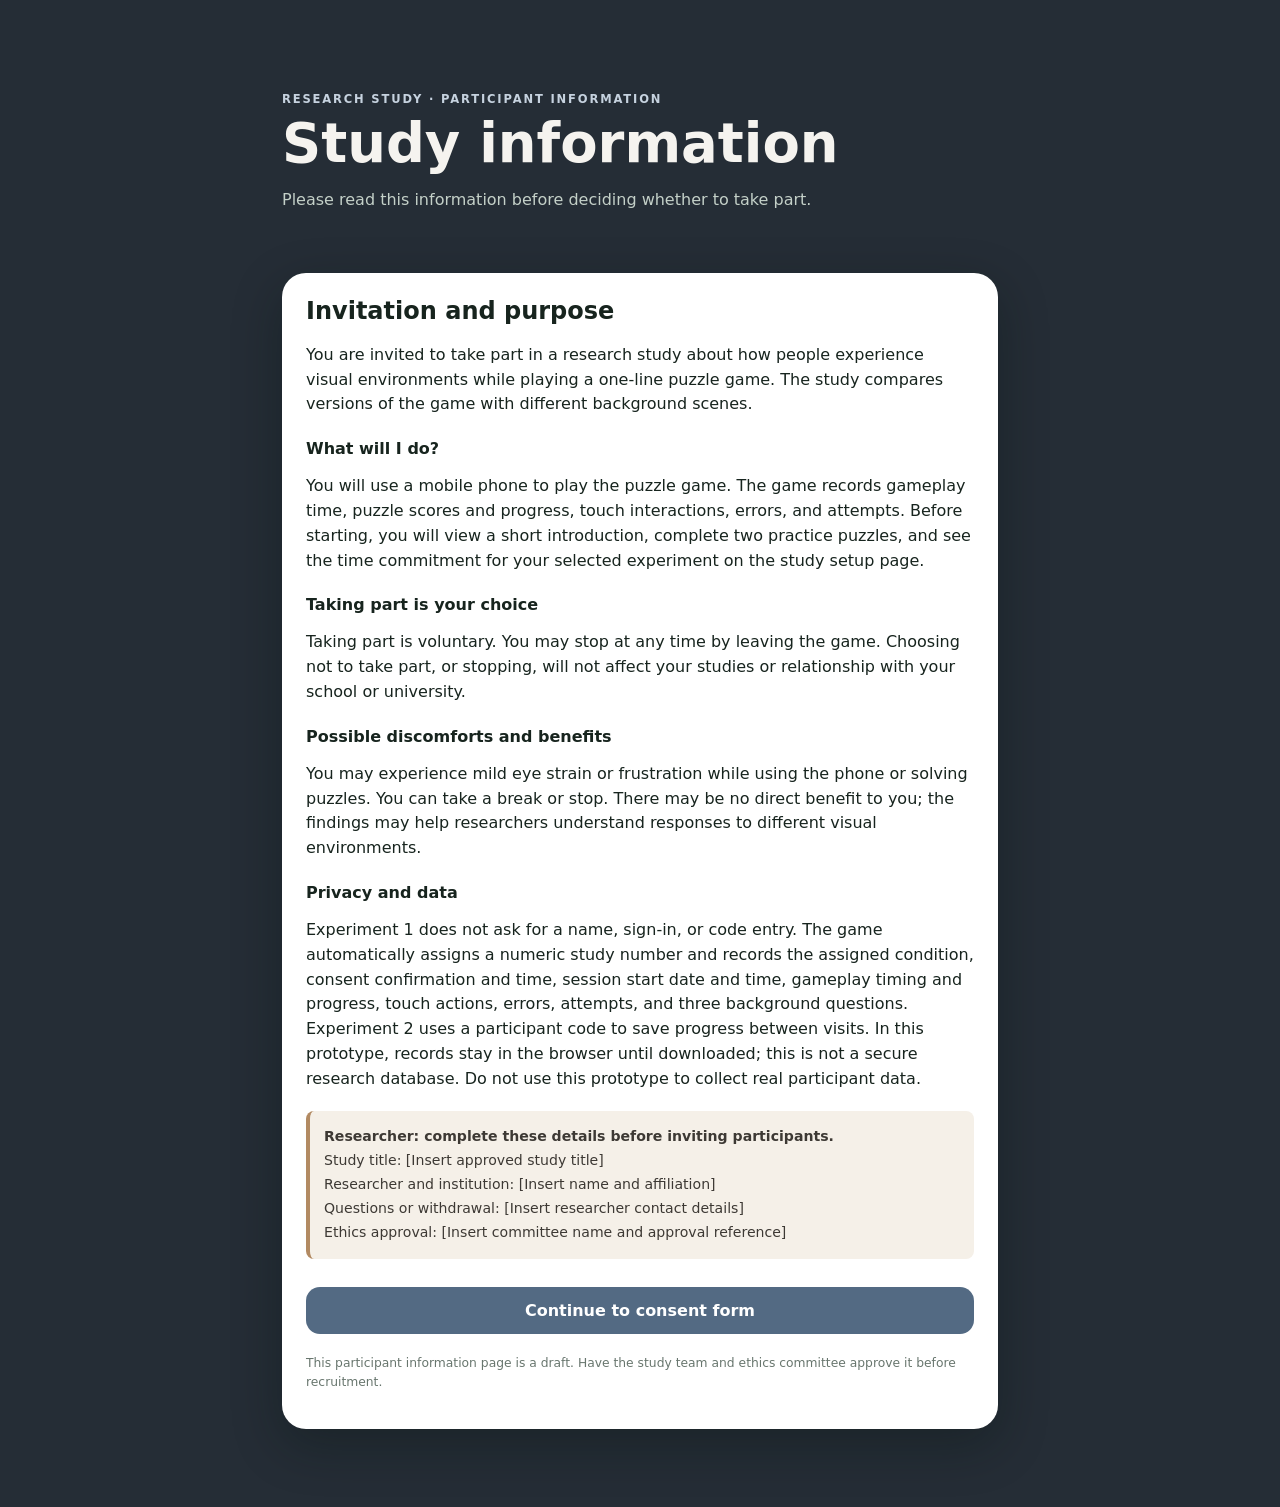
<file: index.html>
<!doctype html>
<html lang="en">
<head>
  <meta charset="utf-8"><meta name="viewport" content="width=device-width,initial-scale=1,maximum-scale=1,user-scalable=no,viewport-fit=cover">
  <meta name="theme-color" content="#10231e"><title>Canopy Paths · Research prototype</title><link rel="stylesheet" href="styles.css">
</head><body>
<main id="app">
  <section id="welcome" class="screen">
    <header><span class="eyebrow">RESEARCH STUDY · PARTICIPANT INFORMATION</span><h1>Study information</h1><p>Please read this information before deciding whether to take part.</p></header>
    <div class="panel consent-panel">
      <h2>Invitation and purpose</h2><p>You are invited to take part in a research study about how people experience visual environments while playing a one-line puzzle game. The study compares versions of the game with different background scenes.</p>
      <h3>What will I do?</h3><p>You will use a mobile phone to play the puzzle game. The game records gameplay time, puzzle scores and progress, touch interactions, errors, and attempts. Before starting, you will view a short introduction, complete two practice puzzles, and see the time commitment for your selected experiment on the study setup page.</p>
      <h3>Taking part is your choice</h3><p>Taking part is voluntary. You may stop at any time by leaving the game. Choosing not to take part, or stopping, will not affect your studies or relationship with your school or university.</p>
      <h3>Possible discomforts and benefits</h3><p>You may experience mild eye strain or frustration while using the phone or solving puzzles. You can take a break or stop. There may be no direct benefit to you; the findings may help researchers understand responses to different visual environments.</p>
      <h3>Privacy and data</h3><p>Experiment 1 does not ask for a name, sign-in, or code entry. The game automatically assigns a numeric study number and records the assigned condition, consent confirmation and time, session start date and time, gameplay timing and progress, touch actions, errors, attempts, and three background questions. Experiment 2 uses a participant code to save progress between visits. In this prototype, records stay in the browser until downloaded; this is not a secure research database. Do not use this prototype to collect real participant data.</p>
      <div class="ethics-placeholder"><strong>Researcher: complete these details before inviting participants.</strong><br>Study title: [Insert approved study title]<br>Researcher and institution: [Insert name and affiliation]<br>Questions or withdrawal: [Insert researcher contact details]<br>Ethics approval: [Insert committee name and approval reference]</div>
      <button id="continueToConsent" class="primary">Continue to consent form</button>
      <p class="small">This participant information page is a draft. Have the study team and ethics committee approve it before recruitment.</p>
    </div>
  </section>
  <section id="consentPage" class="screen hidden">
    <header><span class="eyebrow">RESEARCH STUDY · CONSENT</span><h1>Consent form</h1><p>Your choice is voluntary. Please select one option.</p></header>
    <div class="panel consent-panel">
      <h2>Consent to take part</h2><p>I confirm that I have read the study information, understand that I may stop at any time, and have had the opportunity to consider whether I want to participate.</p>
      <label class="consent-choice"><input type="radio" id="consent" name="consentChoice" value="agree"><span>I agree to take part in this study.</span></label>
      <label class="consent-choice"><input type="radio" id="consentDecline" name="consentChoice" value="decline"><span>I do not agree to take part.</span></label>
      <p id="consentStatus" class="small" aria-live="polite"></p>
      <button id="continueToSetup" class="primary" disabled>Continue to introduction slides</button>
      <button id="backToInfo" class="secondary" type="button">Back to study information</button>
      <p class="small">This consent form is a draft. Use it only after the approved wording and contact details have been added.</p>
    </div>
  </section>
  <section id="guideSlides" class="screen hidden tutorial-screen">
    <div class="tutorial-card"><div class="slide-count" id="slideCount">Slide 1 of 4</div><img id="guideImage" src="assets/tutorial/intro-01.gif" alt="Path Filler Game introduction slide"><div class="guide-actions"><button id="previousGuideSlide" class="secondary" type="button">Back</button><button id="nextGuideSlide" class="primary" type="button">Next</button></div></div>
  </section>
  <section id="practiceScreen" class="screen hidden tutorial-screen">
    <div class="practice-card">
      <span class="eyebrow" id="practiceCount">PRACTICE 1 OF 2</span><h1>Try a practice path</h1><p id="practiceInstruction">Start at S, trace through every square, and finish at E.</p>
      <div id="practiceGrid" class="practice-grid" aria-label="Practice path puzzle"></div>
      <p id="practiceProgress" class="practice-feedback" aria-live="polite">0 / 4 squares</p><div id="practiceSuccess" class="practice-success hidden" role="status" aria-live="assertive">WELL DONE!</div><p id="practiceHint" class="small" aria-live="polite">Touch S and drag through adjacent squares to E.</p>
      <div class="practice-actions"><button id="practiceReset" class="secondary" type="button">Reset</button><button id="practiceNext" class="primary" type="button" disabled>Next practice</button></div>
    </div>
  </section>
  <section id="pauseIntro" class="screen hidden tutorial-screen">
    <div class="pause-intro-card"><span class="eyebrow">BEFORE YOU BEGIN</span><h1>If you need a pause</h1><p>If a problem interrupts you, tap <strong>Pause</strong>. The screen will go black and your game timer will stop. Tap <strong>Resume</strong> when you are ready.</p><p>If everything is okay, please continue playing.</p><button id="pauseIntroContinue" class="primary" type="button">Continue</button></div>
  </section>
  <section id="practiceDecision" class="screen hidden tutorial-screen">
    <div class="pause-intro-card"><span class="eyebrow">PRACTICE COMPLETE</span><h1>Ready to begin?</h1><p>Would you like to practise again, or start the study?</p><div class="practice-choice-actions"><button id="practiceAgainChoice" class="secondary" type="button">Practise again</button><button id="practiceStartChoice" class="primary" type="button">Start</button></div></div>
  </section>
  <section id="setup" class="screen hidden">
    <header><span class="eyebrow">RESEARCH GAME · PROTOTYPE</span><h1>Canopy Paths</h1><p>Trace a continuous path through every green square.</p></header>
    <div class="panel"><h2>Study session setup</h2>
      <label>Experiment stage<select id="studyMode"><option value="all">Experiment 1 · Levels 1–20, timed by stage</option><option value="daily">Experiment 2 · Levels 1–20, timed by stage, up to 14 days</option><option id="testModeOption" value="test" hidden>Researcher test · no timer, record stage times</option></select></label>
      <label id="researchModeRow" class="hidden">Research mode<select id="researchMode"><option value="researcher">Research view · condition switching allowed</option><option value="participant">Participant view · assigned background locked</option></select></label><div id="researcherConditionTools" class="hidden"><label id="conditionSelectRow">Study condition<select id="conditionGroup"><option value="green-green">Green path + green story</option><option value="nongreen-nongreen">City path + city story</option><option value="green-nongreen">Green path + city story</option><option value="nongreen-green">City path + green story</option></select></label><p class="small">Research view can preview all four combinations. Participant view locks the assigned combination. Balanced assignment across participants requires the study server.</p></div>
      <p class="small">Levels 1–5 form one stop and one mission with a shared 3-minute visible-time limit. Story slides show once at the start; finishing the five levels goes to unused extra paths or the next stop. Extra paths have no story slides. Levels 6–10 each have a 2-minute stage; Levels 11–20 each have a 3-minute stage. Each has its own stop story; extra paths use the same background and never repeat for a participant. When a stage timer expires, the current puzzle is recorded unfinished and play continues. Experiment 1 needs no participant code. Experiment 2 saves progress and remaining stage time across the 14-day window; use the same participant code and browser on the same phone.</p>
      <label id="participantCodeRow">Participant code <input id="participant" maxlength="40" placeholder="e.g. P-001"></label>
      <label>Phone brightness confirmation<select id="brightnessCheck" required><option value="" selected disabled>Choose yes or no</option><option value="yes">Yes — my phone brightness is set between 60% and 80%</option><option value="no">No</option></select></label><p class="small" id="brightnessAdvice">Please set your phone brightness to 60–80% before each visit. This is self-reported; the game cannot read or verify your phone’s brightness setting.</p>
      <button id="start" class="primary">Start session</button><p class="small">Prototype mode stores events only in this browser. Do not collect real participant data with this build.</p>
      <button id="reviewInfo" class="secondary">Back to consent form</button>
    </div>
    <details class="panel"><summary>Matched scene pairs</summary><p>Four pairs are loaded from eight images: Pair 1 is the table/vase scene; Pair 2 is the arched plant wall; Pair 3 is the greenhouse arch; Pair 4 pairs the leafy wall with a simplified neutral wall and pottery image. Each pair appears in the same five level slots in both conditions. Every participant sees the assigned version of each pair five times across Levels 1–20.</p><p>To replace images, update the pair paths in <code>config.js</code> and keep the green/non-green counterparts in the same pair. The pair schedule in <code>stimulusPairOrder</code> has 20 entries and should contain each pair ID exactly five times.</p><p class="small">Participant condition allocation must be randomized securely by the deployed study server. Set fixed brightness equally for both conditions.</p></details>
  </section>
  <section id="conditionSlides" class="screen hidden tutorial-screen">
    <div class="tutorial-card"><div class="slide-count" id="conditionSlideCount">Slide 1 of 2</div><div id="conditionSlideProgress" class="condition-slide-progress hidden" role="progressbar" aria-label="Story slide progress"><div class="condition-slide-progress-fill"></div></div><img id="conditionGuideImage" src="assets/condition-intros/green-intro-01.gif" alt="Game story slide"><div class="guide-actions"><button id="previousConditionSlide" class="secondary" type="button">Back</button><button id="nextConditionSlide" class="primary" type="button">Next</button></div></div>
  </section>
  <section id="game" class="screen hidden">
    <div class="scene" id="scene">
      <nav><button id="quit" class="quiet">Exit</button><button id="researcherToolsToggle" class="quiet researcher-tools-toggle hidden" type="button" aria-expanded="false" aria-label="Open researcher tools">Tools</button><span class="condition-label"><button id="conditionTag" class="condition-toggle" type="button" disabled>Condition</button><small id="sceneTag">Matched scene</small></span><span><small id="timerLabel">LEVELS 1–5 · SHARED TIME LEFT</small> <span id="timer">03:00</span></span></nav>
      <div id="researcherToolsPanel" class="researcher-tools-panel hidden"><div id="researcherMetrics" class="researcher-metrics"><span>Stage used <b id="stageUsed">00:00</b></span><span>Total game <b id="totalUsed">00:00</b></span><span id="stageHistory">Completed stages: —</span></div><label id="researcherLevelControl" class="researcher-level-control">Researcher level<select id="researcherLevel" aria-label="Choose a level"></select></label><button id="previewSurveyButton" class="secondary preview-survey-button" type="button">Preview end survey</button></div>
      <div class="environment" id="environment"></div><div class="shade"></div><div id="bonusIntro" class="bonus-intro hidden" aria-live="polite"><div class="bonus-intro-copy"><strong>MORE CHALLENGING PATH</strong><span>EXTRA PATH</span></div></div>
      <section id="missionReward" class="mission-reward hidden" aria-live="assertive" aria-label="Mission reward">
        <div class="reward-card"><p id="rewardStatus" class="reward-status">MISSION COMPLETE</p>
          <div class="reward-art" aria-hidden="true">
            <span class="reward-halo"></span><span class="reward-sparkle sparkle-one">✦</span><span class="reward-sparkle sparkle-two">✧</span><span class="reward-sparkle sparkle-three">✦</span>
            <svg class="reward-icon icon-seed" viewBox="0 0 160 160"><defs><linearGradient id="seedGold" x1="0" y1="0" x2="1" y2="1"><stop stop-color="#fff0a6"/><stop offset=".48" stop-color="#d89d48"/><stop offset="1" stop-color="#86522d"/></linearGradient></defs><ellipse cx="81" cy="83" rx="33" ry="49" transform="rotate(38 81 83)" fill="url(#seedGold)" stroke="#69432c" stroke-width="5"/><path d="M63 112c10-25 24-43 47-61" fill="none" stroke="#fff2c4" stroke-linecap="round" stroke-width="8" opacity=".85"/><path d="M48 55c-12-15-9-27 4-35 2 14 9 20 20 23" fill="#81b66a" stroke="#427747" stroke-width="4"/><path d="M46 53c-16-2-24-11-22-26 12 8 20 9 29 8" fill="#b2d77c" stroke="#427747" stroke-width="4"/></svg>
            <svg class="reward-icon icon-seed-pack" viewBox="0 0 160 160"><path d="M48 30h64l-5 15 15 11-9 83H47l-9-83 15-11z" fill="#f5df9e" stroke="#765d36" stroke-width="5" stroke-linejoin="round"/><path d="M48 30h64M45 52h70" stroke="#c39a54" stroke-width="6" stroke-linecap="round"/><path d="M79 112c-18-16-20-35 0-48 20 13 18 32 0 48z" fill="#759b55" stroke="#45643e" stroke-width="4"/><path d="M79 109V80" stroke="#e8efbd" stroke-width="4"/><circle cx="80" cy="124" r="5" fill="#9b6735"/><circle cx="63" cy="128" r="4" fill="#9b6735"/><circle cx="97" cy="129" r="4" fill="#9b6735"/></svg>
            <svg class="reward-icon icon-ticket" viewBox="0 0 190 140"><path d="M22 31a14 14 0 0 0 0 28v22a14 14 0 0 0 0 28h146a14 14 0 0 0 0-28V59a14 14 0 0 0 0-28z" fill="#f6d879" stroke="#7a5527" stroke-width="5"/><path d="M48 39v64" stroke="#a87b36" stroke-width="3" stroke-dasharray="5 6"/><rect x="72" y="48" width="73" height="45" rx="10" fill="#436d85"/><path d="M82 57h48v19H82z" fill="#d9f1ef"/><path d="M79 84h57l9 10H70z" fill="#274b5e"/><circle cx="86" cy="97" r="7" fill="#253943"/><circle cx="129" cy="97" r="7" fill="#253943"/><path d="M86 108h42" stroke="#7a5527" stroke-width="4" stroke-linecap="round"/></svg>
          </div><h2 id="rewardTitle">PLANT SEED</h2><p id="rewardMessage" class="reward-message">You completed the mission in time.</p><p id="rewardDestination" class="reward-destination">You have arrived at Riverbank!</p>
        </div>
      </section>
      <div class="game-head"><div><span class="eyebrow" id="levelLabel">LEVEL 1 / 20</span><h1 id="levelTitle">Cover every square</h1></div><span class="counter" id="progress">0 / 8</span></div>
      <div class="endpoint-guide" aria-label="Start to finish"><span><b>S</b> Start</span><span class="guide-arrow" aria-hidden="true">→</span><span>Finish <b>E</b></span></div>
      <div id="grid" class="grid" aria-label="Puzzle tiles"></div>
    </div>
    <div class="game-foot"><p id="hint" class="sr-only" aria-live="polite"></p><div class="path-controls"><button id="undo" class="secondary" disabled>Undo</button><button id="redo" class="secondary" disabled>Redo</button><button id="reset" class="secondary">Reset</button></div></div>
  </section>
  <button id="pauseGame" class="global-pause hidden" type="button" aria-label="Pause game">Pause</button>
  <section id="pauseScreen" class="pause-screen hidden" aria-label="Game paused"><div class="pause-panel"><h1>Paused</h1><button id="resumeGame" class="primary" type="button">Resume</button><button id="pauseExit" class="secondary" type="button">Exit</button></div></section>
  <section id="postSurvey" class="screen hidden">
    <header><span id="postSurveyEyebrow" class="eyebrow">EXPERIMENT 1 · FINAL QUESTIONS</span><h1 id="postSurveyTitle">About the game background</h1><p id="postSurveyIntro">Please answer these questions about the background you saw while playing.</p></header>
    <form id="postSurveyForm" class="panel consent-panel">
      <fieldset><legend>1. Were there plants in the game background?</legend>
        <label class="consent-choice"><input type="radio" name="surveyPlants" value="yes" required><span>Yes</span></label>
        <label class="consent-choice"><input type="radio" name="surveyPlants" value="no"><span>No</span></label>
        <label class="consent-choice"><input type="radio" name="surveyPlants" value="not_sure"><span>Not sure</span></label>
      </fieldset>
      <fieldset><legend>2. About what percentage of the game background was covered by plants or greenery?</legend>
        <div class="coverage-choices">
          <label class="coverage-choice"><input type="radio" name="surveyCoverage" value="none" required><span>None</span></label>
          <label class="coverage-choice"><input type="radio" name="surveyCoverage" value="10-20"><span>10–20%</span></label>
          <label class="coverage-choice"><input type="radio" name="surveyCoverage" value="30-50"><span>30–50%</span></label>
          <label class="coverage-choice"><input type="radio" name="surveyCoverage" value="60-80"><span>60–80%</span></label>
          <label class="coverage-choice"><input type="radio" name="surveyCoverage" value="90-100"><span>90–100%</span></label>
        </div>
      </fieldset>
      <fieldset><legend>3. How much did you notice the background while playing?</legend>
        <p class="small scale-caption">1 = not at all · 5 = a lot</p>
        <div class="scale-choices">
          <label><input type="radio" name="surveyNotice" value="1" required><span>1</span></label>
          <label><input type="radio" name="surveyNotice" value="2"><span>2</span></label>
          <label><input type="radio" name="surveyNotice" value="3"><span>3</span></label>
          <label><input type="radio" name="surveyNotice" value="4"><span>4</span></label>
          <label><input type="radio" name="surveyNotice" value="5"><span>5</span></label>
        </div>
      </fieldset>
      <button id="submitSurveyButton" class="primary" type="submit">Submit and finish</button><button id="closeSurveyPreview" class="secondary hidden" type="button">Close preview</button>
    </form>
  </section>
  <section id="finish" class="screen hidden"><div class="panel"><span class="eyebrow" id="finishEyebrow">SESSION COMPLETE</span><h1 id="finishTitle">Thank you</h1><p id="summary"></p><button id="download" class="primary">Download prototype data</button><button id="again" class="secondary">Back to setup</button></div></section>
</main><script src="config.js"></script><script src="levels.js"></script><script src="bonus-levels.js"></script><script src="app.js"></script>
</body></html>
</file>
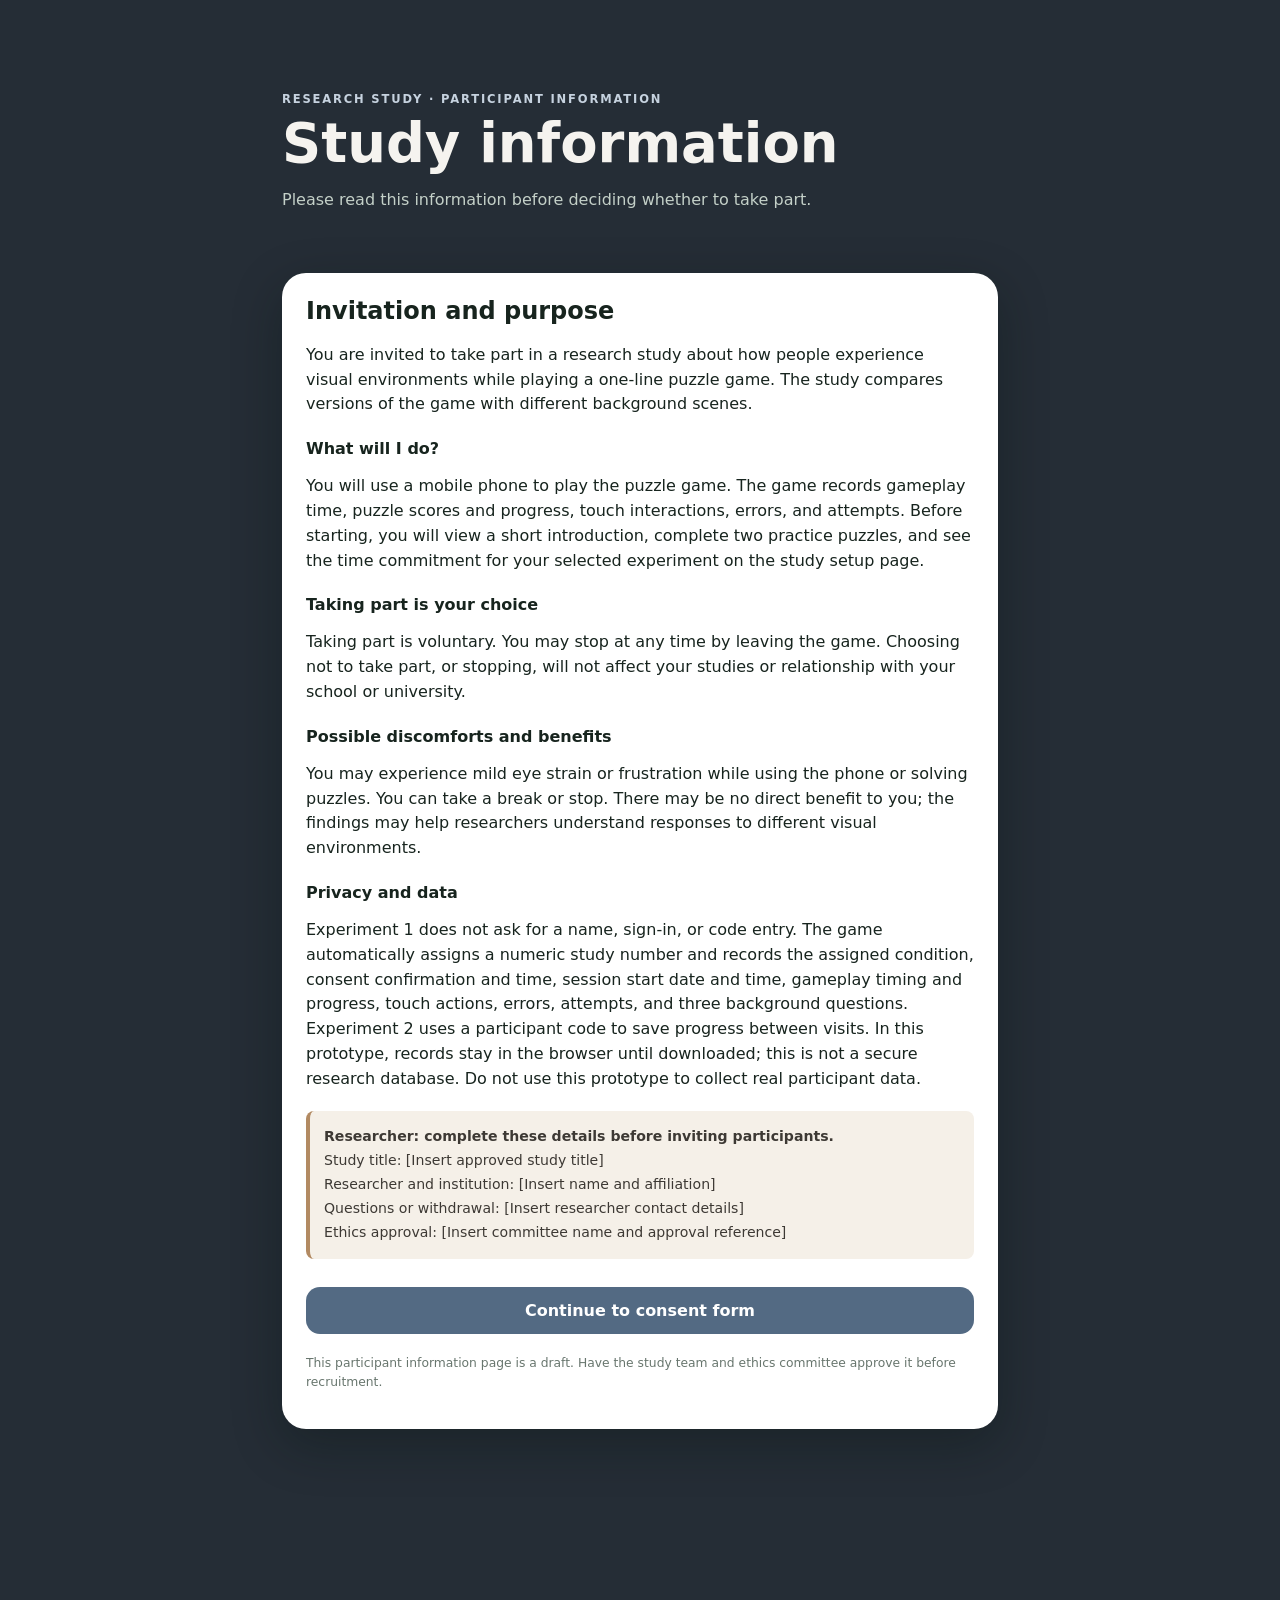
<file: researcher.html>
<!doctype html>
<html lang="en">
<head>
  <meta charset="utf-8">
  <meta name="viewport" content="width=device-width, initial-scale=1">
  <meta http-equiv="refresh" content="0; url=index.html?researcher=1">
  <title>Open Canopy Paths researcher mode</title>
</head>
<body>
  <p>Opening the Canopy Paths researcher view…</p>
  <p><a href="index.html?researcher=1">If it does not open, select this link.</a></p>
</body>
</html>
</file>
<file: styles.css>
:root{font-family:Inter,ui-sans-serif,system-ui,-apple-system,sans-serif;color:#f5f3ef;background:#252d36;--mint:#c6d2df;--ink:#252d36}*{box-sizing:border-box}body{margin:0;min-height:100svh}button,input,select{font:inherit}button{cursor:pointer;border:0;border-radius:14px;padding:14px 18px;font-weight:700}.screen{min-height:100svh}#game{display:block;position:relative;height:100svh;min-height:0;overflow:hidden}.hidden{display:none!important}#setup{max-width:680px;margin:auto;padding:clamp(24px,6vw,64px) 22px}h1{font-size:clamp(2.1rem,8vw,4.3rem);line-height:1;margin:.5rem 0}header{padding:24px 0 34px}header p{color:#c4d0c8}.eyebrow{letter-spacing:.16em;font-size:.72rem;font-weight:800;color:var(--mint)}.panel{background:#fff;color:#17241e;border-radius:24px;padding:24px;margin:14px 0;box-shadow:0 16px 50px #07120f55}.panel h2{margin:0 0 18px}.panel label:not(.check){display:block;font-size:.86rem;font-weight:700;margin:16px 0}.panel input:not([type=checkbox]),select{display:block;width:100%;margin-top:8px;padding:14px;border:1px solid #ccd6ce;border-radius:12px;background:white}.check{display:flex;align-items:flex-start;gap:10px;margin:20px 0}.check input{width:20px;height:20px;accent-color:#7189a5}.primary{background:#536a83;color:white;width:100%;margin:8px 0}.secondary{background:#e8ebef;color:#3a4652}.small{font-size:.77rem;color:#68766e;line-height:1.5}details summary{font-weight:750;cursor:pointer}details p{line-height:1.55}.scene{position:absolute;inset:0;min-height:100svh;display:flex;flex-direction:column;gap:0;padding:env(safe-area-inset-top) 16px env(safe-area-inset-bottom);background:transparent;overflow:hidden}.environment{position:absolute;inset:0;z-index:0;background-color:#343a42;background-position:center center;background-size:cover;background-repeat:no-repeat;filter:brightness(var(--scene-brightness,1))}.shade{position:absolute;inset:0;z-index:1;background:linear-gradient(180deg,#1d232b44,transparent 38%,#20262e33);pointer-events:none}.scene>*:not(.environment):not(.shade){position:relative;z-index:2}nav{height:58px;display:flex;justify-content:space-between;align-items:center;color:white;background:#252d36aa;border-radius:0 0 14px 14px;padding:0 8px}.endpoint-guide{align-self:center;display:flex;align-items:center;justify-content:center;gap:11px;margin:7px 0 2px;padding:8px 14px;border-radius:99px;background:#f3f0eaf0;color:#303944;font-size:.82rem;font-weight:750;box-shadow:0 3px 10px #06100e22}.endpoint-guide b{display:inline-grid;place-items:center;width:23px;height:23px;margin:0 3px;border-radius:50%;background:#c8d8e8;color:#273847}.endpoint-guide span:last-child b{background:#ead8c3;color:#463b30}.guide-arrow{opacity:.55}.condition-label{display:flex;flex-direction:column;align-items:center;gap:2px}.condition-label #sceneTag{font-size:.62rem;opacity:.88}.quiet{color:white;background:#ffffff22;padding:10px 14px}.game-head{display:flex;align-items:end;justify-content:space-between;padding:14px 4px 20px}.game-head h1{font-size:1.65rem}.counter{background:#f3f0ea;color:#303944;border-radius:99px;padding:9px 13px;font-weight:800}.grid{display:grid;grid-template-columns:repeat(5,minmax(0,1fr));gap:8px;width:min(100%,440px);margin:auto}.tile{aspect-ratio:1;border-radius:13px;background:#f3f0ea;color:#303944;display:grid;place-items:center;font-weight:850;font-size:clamp(.82rem,4vw,1.1rem);box-shadow:0 4px 12px #06100e55;touch-action:none;user-select:none;-webkit-user-select:none}.tile.start{background:#c8d8e8;color:#273847}.tile.end{background:#ead8c3;color:#463b30}.tile.visited{background:#aab9ca;color:#283442}.tile.current{outline:4px solid #eee8dc;transform:scale(.96)}.game-foot{position:absolute;z-index:3;left:0;right:0;bottom:0;text-align:center;color:#f5f3ef;padding:6px 10px max(10px,env(safe-area-inset-bottom));background:#252d3670;border-radius:18px 18px 0 0}.game-foot .endpoint-guide{margin:0 auto 4px}.game-foot p{text-shadow:none;max-width:36rem;margin:0 auto 6px;font-size:.9rem}.game-foot p{margin:0 auto 6px}.path-controls{display:flex;justify-content:center;gap:8px;flex-wrap:wrap}.game-foot button{padding:11px 16px}.game-foot button:disabled{opacity:.45;cursor:default}#finish{display:grid;place-items:center;padding:24px}#finish .panel{width:min(100%,520px)}code{background:#eef2ee;padding:2px 5px;border-radius:4px}
.grid{gap:clamp(3px,1.1vw,8px);max-width:min(100%,520px);touch-action:none}.block{visibility:hidden;pointer-events:none;aspect-ratio:1}.hole{aspect-ratio:1;background:transparent;pointer-events:none}.tile{border-radius:10px;box-shadow:0 3px 10px #06100e66}.tile.visited{background:#aab9ca;color:#283442}.tile.current{outline:3px solid #eee8dc}
.tile{background:rgba(243,240,234,.8)}.tile.start{background:rgba(200,216,232,.86)}.tile.end{background:rgba(234,216,195,.86)}.tile.visited{background:rgba(170,185,202,.76)}
.game-head h1{font-size:1.15rem;margin:.25rem 0}.endpoint-guide{margin:6px auto 4px;padding:5px 10px;gap:7px;font-size:.72rem;background:#f3f0ea66;backdrop-filter:blur(5px);box-shadow:0 2px 8px #06100e22}.endpoint-guide b{width:20px;height:20px;opacity:.86}.game-foot .endpoint-guide{display:none}.sr-only{position:absolute!important;width:1px;height:1px;padding:0;margin:-1px;overflow:hidden;clip:rect(0,0,0,0);white-space:nowrap;border:0}
.condition-toggle{padding:0;background:transparent;color:white;font-weight:750;border-radius:4px}.condition-toggle:not(:disabled){text-decoration:underline;text-decoration-color:#ffffff88;text-underline-offset:3px}.researcher-metrics{display:flex;justify-content:center;align-items:center;gap:5px 14px;flex-wrap:wrap;margin:4px auto 0;padding:5px 10px;border-radius:10px;background:#252d3680;color:#fff;text-align:center;font-size:.68rem;line-height:1.35;backdrop-filter:blur(4px)}.researcher-metrics b{font-variant-numeric:tabular-nums}.researcher-metrics #stageHistory{flex-basis:100%;opacity:.9}
.tile{background:rgba(243,240,234,.94)}.tile.start{background:rgba(200,216,232,.96)}.tile.end{background:rgba(234,216,195,.96)}.tile.visited{background:rgba(170,185,202,.92)}
.scene>.researcher-tools-panel{position:absolute!important;z-index:5;top:calc(env(safe-area-inset-top) + 64px);right:10px;width:min(320px,calc(100% - 20px));padding:7px;border-radius:14px;background:#252d36c9;box-shadow:0 8px 24px #07120f55;backdrop-filter:blur(8px)}nav .researcher-tools-toggle{position:absolute!important;left:70px;top:8px;padding:8px 9px;font-size:.68rem}.researcher-level-control{display:flex;align-items:center;justify-content:space-between;gap:8px;margin:6px 0 0;padding:5px 8px;border-radius:8px;color:white;font-size:.72rem;font-weight:700}.researcher-level-control select{max-width:150px;padding:5px 8px;border:0;border-radius:7px;background:#f3f0ea;color:#303944;font:inherit}
.scene>#grid{position:absolute!important;left:50%;top:50%;transform:translate(-50%,-50%);margin:0}
.scene>.endpoint-guide{transform:translateY(-20px)}
#welcome,#consentPage{max-width:760px;margin:auto;padding:clamp(24px,6vw,64px) 22px}#welcome h1,#consentPage h1{font-size:clamp(2rem,7vw,3.4rem);line-height:1.08}.consent-panel h3{margin:22px 0 6px;font-size:1rem}.consent-panel p{line-height:1.55}.ethics-placeholder{margin:20px 0;padding:14px;border-left:4px solid #b28a62;border-radius:8px;background:#f5f0e8;color:#3d3934;font-size:.88rem;line-height:1.7}.consent-choice{display:flex;align-items:flex-start;gap:10px;margin:14px 0;padding:12px;border:1px solid #ccd6ce;border-radius:10px;background:#fafaf8;font-weight:650}.consent-choice input{width:20px;height:20px;margin:0;accent-color:#536a83;flex:none}#continueToSetup:disabled{opacity:.48;cursor:not-allowed}#reviewInfo,#backToInfo{width:100%;margin-top:4px}
.scene>.bonus-intro{position:absolute!important;inset:0!important;z-index:6!important;display:grid;place-items:center;background:#20262e2c;pointer-events:auto}.bonus-intro-copy{display:flex;flex-direction:column;align-items:center;gap:10px;width:min(88%,520px);padding:26px 18px;border:1px solid #f3f0eaaa;border-radius:22px;background:#252d3699;color:#fff;text-align:center;text-shadow:0 2px 10px #0008;backdrop-filter:blur(3px);animation:bonus-intro-pop .7s cubic-bezier(.2,.85,.3,1.2) both}.bonus-intro-copy strong{font-size:clamp(2rem,8vw,4rem);letter-spacing:.04em}.bonus-intro-copy span{font-size:clamp(1rem,4vw,1.5rem);font-weight:800;letter-spacing:.08em}@keyframes bonus-intro-pop{0%{opacity:0;transform:scale(.78) translateY(14px)}65%{opacity:1;transform:scale(1.04) translateY(0)}100%{opacity:1;transform:scale(1)}}
#postSurvey{max-width:760px;margin:auto;padding:clamp(24px,6vw,64px) 22px}#postSurvey h1{font-size:clamp(2rem,7vw,3.4rem);line-height:1.08}#postSurvey fieldset{border:0;border-bottom:1px solid #e1e6e2;padding:0 0 18px;margin:0 0 22px}#postSurvey legend{font-weight:750;line-height:1.45;margin-bottom:10px}#postSurvey .consent-choice{margin:8px 0}#postSurvey .panel .consent-choice input[type=radio]{width:20px;height:20px;margin:0;padding:0;border:0;background:transparent;accent-color:#536a83;flex:none}#postSurvey .slider-label{display:flex;justify-content:space-between;align-items:center;margin:6px 0;font-size:.9rem;font-weight:650}#greeneryCoverage{display:block;width:100%;margin:8px 0;padding:0;border:0;background:transparent;accent-color:#7189a5}.range-labels{display:flex;justify-content:space-between;color:#68766e;font-size:.75rem}.scale-caption{margin:0 0 8px}.scale-choices{display:flex;justify-content:space-between;gap:8px}.scale-choices label{display:flex;flex-direction:column;align-items:center;gap:6px;flex:1;padding:10px 4px;border:1px solid #ccd6ce;border-radius:10px;background:#fafaf8}.scale-choices input[type=radio]{width:20px;height:20px;margin:0;padding:0;border:0;background:transparent;accent-color:#536a83}
#previewSurveyButton{width:100%;margin-top:8px;padding:9px;font-size:.72rem}
.tutorial-screen{min-height:100svh;display:grid;place-items:center;padding:16px;background-color:#ffecb0;background-image:linear-gradient(45deg,#ffd1bb 25%,transparent 25%,transparent 75%,#ffd1bb 75%),linear-gradient(45deg,#ffd1bb 25%,transparent 25%,transparent 75%,#ffd1bb 75%);background-position:0 0,72px 72px;background-size:144px 144px}.tutorial-card{width:min(100%,480px);display:flex;flex-direction:column;align-items:center;gap:10px}.slide-count{align-self:flex-end;padding:7px 11px;border-radius:99px;background:#29245dcc;color:white;font-size:.78rem;font-weight:750}.tutorial-card #guideImage{display:block;width:min(100%,420px);height:min(70svh,820px);object-fit:contain;border-radius:14px;box-shadow:0 8px 24px #25202f22}.tutorial-card .primary{width:min(100%,420px);margin:0;background:#30275f;color:#fff}.practice-card{width:min(100%,540px);padding:clamp(18px,5vw,30px);border-radius:24px;background:#fffefaed;color:#22243b;box-shadow:0 16px 42px #25202f33;text-align:center}.practice-card h1{font-size:clamp(1.7rem,7vw,2.6rem);margin:.35rem 0}.practice-card>p{line-height:1.45}.practice-grid{display:grid;gap:10px;width:min(78vw,250px);margin:20px auto 10px;touch-action:none;user-select:none;-webkit-user-select:none}.practice-tile{aspect-ratio:1;border-radius:14px;background:rgba(255,255,255,.92);color:#303944;display:grid;place-items:center;font-size:1.15rem;font-weight:850;box-shadow:0 4px 12px #27233a38}.practice-tile.start{background:#c8d8e8;color:#273847}.practice-tile.end{background:#ead8c3;color:#463b30}.practice-tile.visited{background:#aab9ca;color:#283442}.practice-tile.current{outline:3px solid #fff;transform:scale(.96)}.practice-feedback{font-weight:750;margin:6px auto}.practice-actions{display:flex;justify-content:center;gap:8px;flex-wrap:wrap;margin-top:14px}.practice-actions button{margin:0}.practice-actions .primary{width:auto}
.tutorial-screen{padding:0}.tutorial-card{position:relative;width:min(100vw,480px);height:100svh;gap:0;overflow:hidden;background-color:#ffecb0;background-image:linear-gradient(45deg,#ffd1bb 25%,transparent 25%,transparent 75%,#ffd1bb 75%),linear-gradient(45deg,#ffd1bb 25%,transparent 25%,transparent 75%,#ffd1bb 75%);background-position:0 0,72px 72px;background-size:144px 144px}.tutorial-card #guideImage{position:absolute;inset:0;width:100%;height:100%;max-width:none;object-fit:cover;border-radius:0;box-shadow:none}.tutorial-card .slide-count{position:absolute;z-index:2;top:max(12px,env(safe-area-inset-top));right:12px}.tutorial-card .primary{position:absolute;z-index:2;left:16px;right:16px;bottom:max(16px,calc(env(safe-area-inset-bottom) + 12px));width:auto;max-width:none;box-shadow:0 4px 16px #1e194b66}.practice-card{width:min(100%,480px);max-height:calc(100svh - 24px);overflow-y:auto}
.tutorial-card .guide-actions{position:absolute;z-index:3;left:16px;right:16px;bottom:max(16px,calc(env(safe-area-inset-bottom) + 12px));display:flex;gap:10px}.tutorial-card .guide-actions button{position:static;left:auto;right:auto;bottom:auto;flex:1;width:auto;max-width:none;margin:0;min-height:48px;box-shadow:0 4px 16px #1e194b66}.tutorial-card .guide-actions .secondary{background:#fff;color:#30275f}.practice-success{width:max-content;max-width:100%;margin:10px auto;padding:10px 20px;border-radius:14px;background:#30275f;color:#fff;font-size:clamp(1.5rem,7vw,2.2rem);font-weight:950;letter-spacing:.06em;box-shadow:0 7px 18px #30275f44;animation:practice-well-done .55s cubic-bezier(.2,.85,.3,1.25) both}.practice-decision{margin:12px auto 4px;font-weight:750;color:#30275f}.practice-actions #practiceToSetup{width:auto;max-width:100%}@keyframes practice-well-done{0%{opacity:0;transform:translateY(8px) scale(.75)}70%{opacity:1;transform:translateY(0) scale(1.08)}100%{opacity:1;transform:scale(1)}}@media(prefers-reduced-motion:reduce){.practice-success{animation:none}}
.tutorial-card #conditionGuideImage{position:absolute;inset:0;width:100%;height:100%;max-width:none;object-fit:cover;border-radius:0;box-shadow:none}

#conditionSlides.level-story-overlay{position:fixed;inset:0;z-index:12;min-height:100svh}
.global-pause{position:fixed;z-index:25;top:max(12px,calc(env(safe-area-inset-top) + 8px));right:12px;padding:10px 15px;border:1px solid #ffffff88;border-radius:999px;background:#252d36e8;color:#fff;font-size:.9rem;box-shadow:0 3px 12px #0007;backdrop-filter:blur(8px)}
#game.participant-view nav .condition-label,#game.participant-view nav>span:last-child{display:none}
#game.participant-view nav .researcher-tools-toggle{display:none!important}
.transitions-paused .condition-slide-progress-fill,.transitions-paused .bonus-intro-copy,.transitions-paused .reward-art *{animation-play-state:paused!important}
.pause-screen{position:fixed;inset:0;z-index:30;display:grid;place-items:center;background:#000;color:#fff}
.pause-panel{display:flex;flex-direction:column;align-items:center;gap:14px;width:min(84vw,340px);text-align:center}
.pause-panel h1{margin:0 0 8px;font-size:2rem}
.pause-panel button{width:100%;margin:0}
.pause-intro-card{width:min(88vw,520px);padding:clamp(24px,7vw,42px);border-radius:24px;background:#fffdf4f2;color:#25243e;box-shadow:0 16px 42px #17133155;text-align:center}.pause-intro-card h1{font-size:clamp(2rem,8vw,3rem);line-height:1.08}.pause-intro-card p{font-size:clamp(1rem,4vw,1.2rem);line-height:1.55}.pause-intro-card .eyebrow{color:#536a83}.practice-choice-actions{display:flex;gap:12px;margin-top:22px}.practice-choice-actions button{flex:1;margin:0}.practice-choice-actions .secondary{background:#e8ebef;color:#3a4652}
#conditionSlides.level-story-overlay .slide-count{display:none}
.condition-slide-progress{position:absolute;z-index:4;top:max(12px,calc(env(safe-area-inset-top) + 8px));left:20px;right:20px;height:4px;border-radius:99px;overflow:hidden;background:#ffffff80;box-shadow:0 1px 6px #17133155}
.condition-slide-progress-fill{height:100%;width:0;border-radius:inherit;background:#fff;box-shadow:0 0 8px #fff9}
.condition-slide-progress.running .condition-slide-progress-fill{animation:condition-slide-progress var(--slide-duration,10s) linear forwards}
@keyframes condition-slide-progress{from{width:0}to{width:100%}}
#levelLabel{display:inline-flex;align-items:center;min-height:34px;padding:7px 13px;border:2px solid #fff;border-radius:999px;background:#202a35f2;color:#fff;font-size:.82rem;font-weight:900;letter-spacing:.1em;text-shadow:0 1px 3px #0008;box-shadow:0 3px 12px #0009}
.mission-reward{position:absolute!important;inset:0!important;z-index:8!important;display:grid;place-items:center;padding:24px;background:#11192324;pointer-events:auto}
.reward-card{width:min(88vw,440px);padding:24px 20px;border:2px solid #fff0b2;border-radius:28px;background:linear-gradient(145deg,#fffdf2f5,#f5ead4f2);color:#27313b;text-align:center;box-shadow:0 0 18px #ffe27eaa,0 0 48px #ffd66a77,0 18px 60px #0009;animation:reward-card-pop .75s cubic-bezier(.18,.82,.24,1.18) both}
.reward-status{margin:0;color:#435b68;font-size:.82rem;font-weight:900;letter-spacing:.15em}
.reward-art{position:relative;display:grid;place-items:center;width:min(46vw,190px);height:min(46vw,190px);margin:10px auto 8px}
.reward-halo{position:absolute;inset:9%;border-radius:50%;background:radial-gradient(circle,#fff5c8 0%,#ffd86caa 42%,#ffd86c00 73%);animation:reward-halo-pulse 1.25s ease-in-out infinite alternate}
.reward-icon{position:relative;z-index:1;display:none;width:82%;height:82%;overflow:visible;filter:drop-shadow(0 8px 7px #583d2855);animation:reward-icon-float 1.7s ease-in-out infinite alternate}
#missionReward[data-reward="plant-seed"] .icon-seed,#missionReward[data-reward="seed-pack"] .icon-seed-pack,#missionReward[data-reward="bus-ticket"] .icon-ticket,#missionReward[data-reward="small-bus-ticket"] .icon-ticket{display:block}
#missionReward[data-reward="small-bus-ticket"] .icon-ticket{transform:scale(.8)}
.reward-sparkle{position:absolute;z-index:2;color:#d9a835;font-size:1.55rem;text-shadow:0 0 9px #ffdd72;animation:reward-sparkle 1.4s ease-in-out infinite alternate}
.sparkle-one{top:4%;left:5%}.sparkle-two{right:0;top:28%;animation-delay:.35s}.sparkle-three{bottom:3%;left:12%;animation-delay:.7s}
.reward-card h2{margin:3px 0 8px;font-size:clamp(1.5rem,7vw,2.25rem);letter-spacing:.04em;color:#263e4a}
.reward-message{margin:0;color:#49565d;font-weight:650;font-size:.96rem;line-height:1.4}
.reward-destination{margin:12px 0 0;padding:10px 12px;border-radius:14px;background:#e9dfc9;color:#263e4a;font-size:1.05rem;font-weight:900;line-height:1.35}
@keyframes reward-card-pop{0%{opacity:0;transform:scale(.2)}65%{opacity:1;transform:scale(1.08)}100%{opacity:1;transform:scale(1)}}
@keyframes reward-halo-pulse{from{transform:scale(.84);opacity:.68}to{transform:scale(1.1);opacity:1}}
@keyframes reward-icon-float{from{translate:0 5px}to{translate:0 -7px}}
@keyframes reward-sparkle{from{opacity:.4;transform:scale(.7) rotate(-15deg)}to{opacity:1;transform:scale(1.2) rotate(20deg)}}
@media(prefers-reduced-motion:reduce){.reward-card,.reward-halo,.reward-icon,.reward-sparkle{animation:none}}
#missionReward .icon-seed path:nth-of-type(n+2),#missionReward .icon-seed-pack path:nth-of-type(n+3){display:none}
.coverage-choices{display:grid;grid-template-columns:repeat(5,minmax(0,1fr));gap:8px}.coverage-choice{display:flex;flex-direction:column;align-items:center;justify-content:center;gap:7px;min-height:70px;padding:8px 3px;border:1px solid #ccd6ce;border-radius:10px;background:#fafaf8;text-align:center;color:#34424a;font-size:.75rem;font-weight:700}.coverage-choice input[type=radio]{width:20px;height:20px;margin:0;padding:0;border:0;background:transparent;accent-color:#536a83;flex:none}@media(max-width:420px){.coverage-choices{gap:5px}.coverage-choice{font-size:.66rem;padding-inline:1px}}

/* Fill the whole phone viewport with the supplied slide artwork. */
.tutorial-screen{padding:0;background:#252d36}
.tutorial-card{position:relative;width:100vw;max-width:none;height:100svh;overflow:hidden;background:#252d36;isolation:isolate}
.tutorial-card #guideImage,.tutorial-card #conditionGuideImage{z-index:1;object-fit:cover}
</file>
